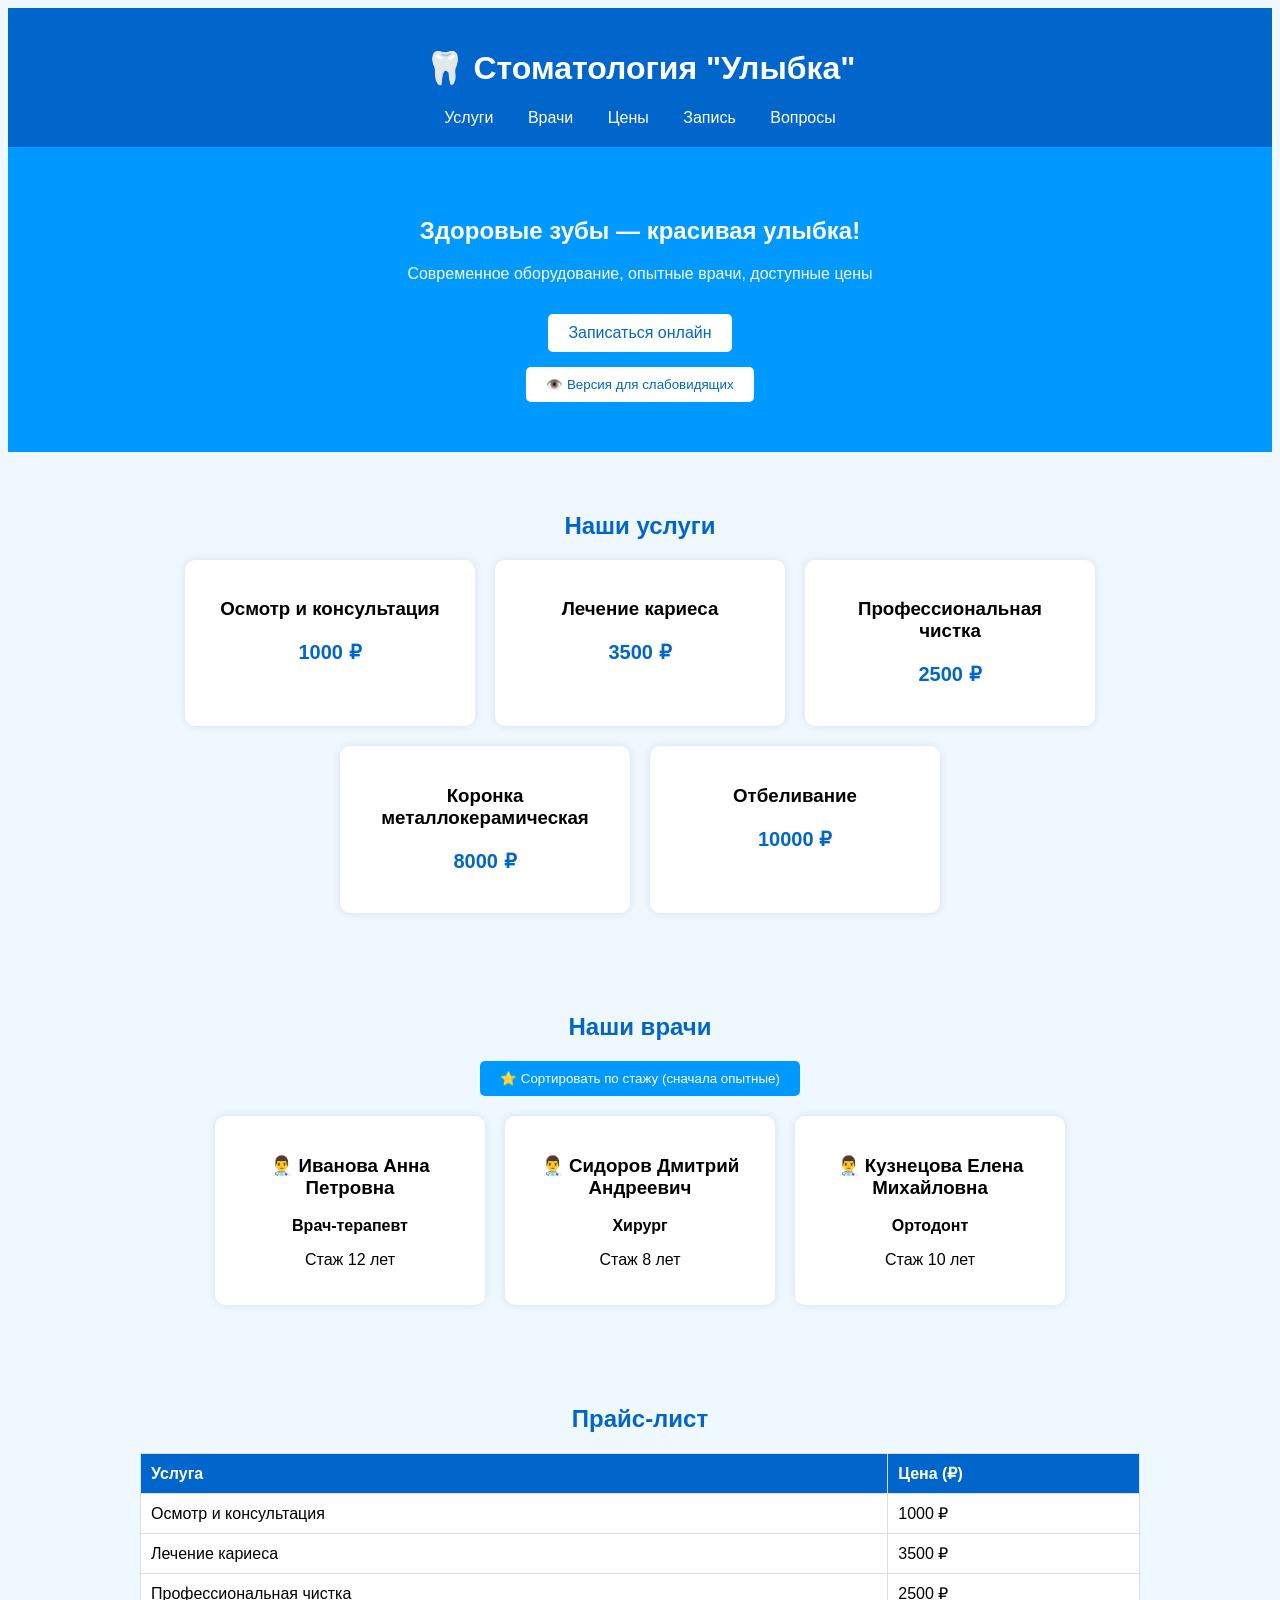
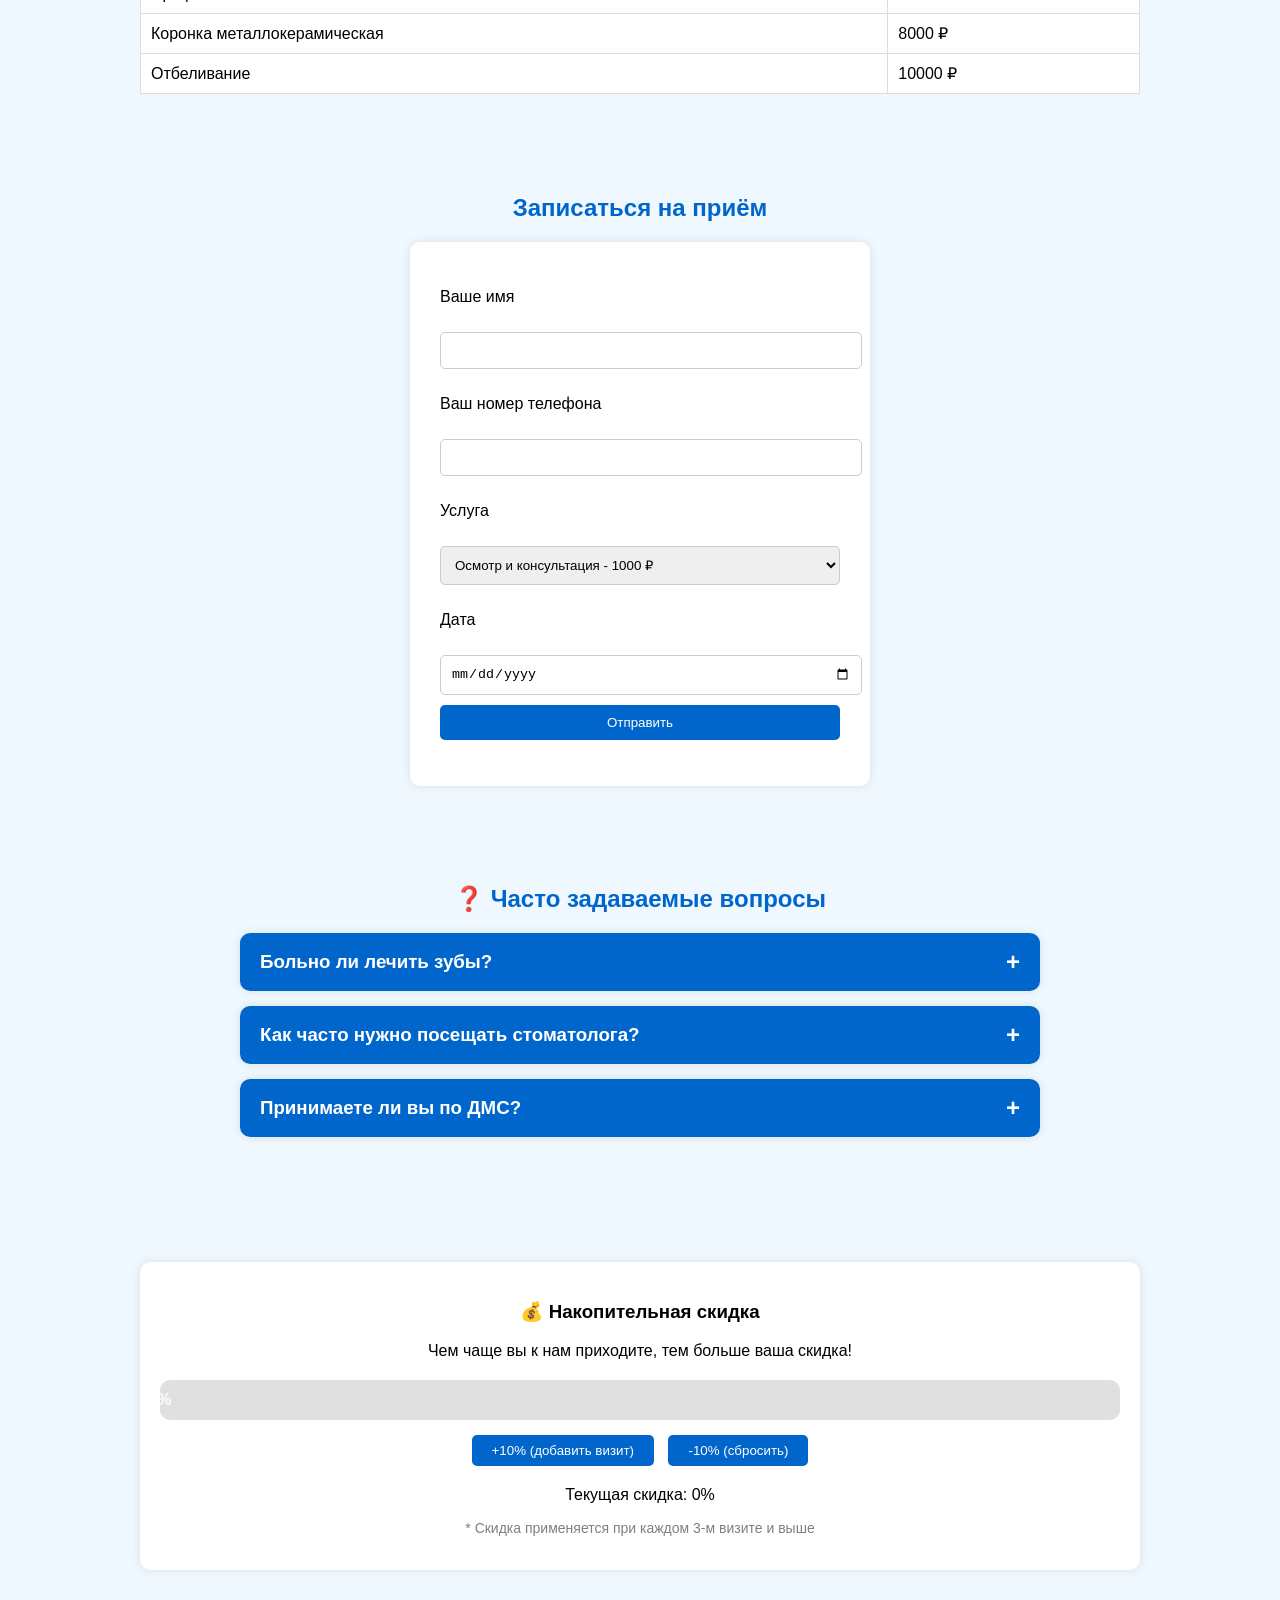
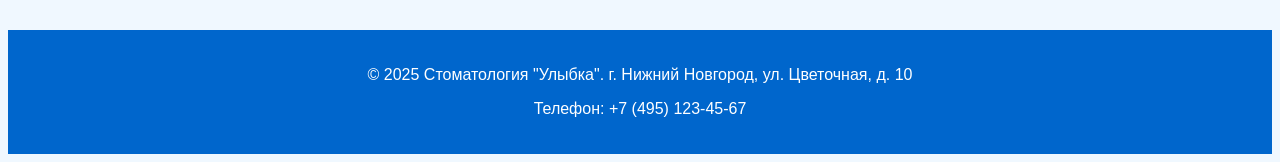
<file: index.html>
<!DOCTYPE html>
<html lang="ru">
<head>
    <meta charset="UTF-8">
    <title>Стоматология Улыбка</title>
    <link rel="stylesheet" href="в.css">
</head>
<body>
<div class="header">
    <h1>🦷 Стоматология "Улыбка"</h1>
    <div class="nav">
        <a href="#servicesBlock">Услуги</a>
        <a href="#doctorsBlock">Врачи</a>
        <a href="#priceBlock">Цены</a>
        <a href="#formBlock">Запись</a>
        <a href="#faqBlock">Вопросы</a>
    </div>
</div>
<div class="h">
    <h2 id="heroTitle" class="animated-title">Здоровые зубы — красивая улыбка!</h2>
    <p>Современное оборудование, опытные врачи, доступные цены</p>
    <a href="#formBlock" class="b">Записаться онлайн</a>
    <br>
    <button id="visionModeBtn" class="vision-btn">👁️ Версия для слабовидящих</button>
</div>

<div id="servicesBlock" class="block">
    <h2>Наши услуги</h2>
    <div id="servicesContainer" class="services-box"></div>
</div>

<div id="doctorsBlock" class="block">
    <h2>Наши врачи</h2>
    <div style="text-align: center;">
        <button id="sortDoctorsBtn" class="sort-btn">⭐ Сортировать по стажу (сначала опытные)</button>
    </div>
    <div id="doctorsContainer" class="doctors-box"></div>
</div>

<div id="priceBlock" class="block">
    <h2>Прайс-лист</h2>
    <table class="price-table">
        <thead>
            <tr><th>Услуга</th><th>Цена (₽)</th></tr>
        </thead>
        <tbody id="priceTable"></tbody>
    </table>
</div>

<div id="formBlock" class="block">
    <h2>Записаться на приём</h2>
    <div class="form-box">
        <form id="appointmentForm">
            <p>Ваше имя</p>
            <input type="text" id="name">
            <p>Ваш номер телефона</p>
            <input type="tel" id="phone">
            <p>Услуга</p>
            <select id="serviceSelect"></select>
            <p>Дата</p>
            <input type="date" id="date">
            <button type="button" id="submitBtn">Отправить</button>
            <p id="formMessage"></p>
        </form>
    </div>
</div>
<div id="faqBlock" class="block">
    <h2>❓ Часто задаваемые вопросы</h2>
    <div class="accordion" id="accordion">
        <div class="accordion-item">
            <div class="accordion-header">
                <h3>Больно ли лечить зубы?</h3>
                <span class="accordion-icon">+</span>
            </div>
            <div class="accordion-content">
                <p>Мы используем современную анестезию, поэтому лечение проходит совершенно безболезненно. Вы ничего не почувствуете!</p>
            </div>
        </div>
        <div class="accordion-item">
            <div class="accordion-header">
                <h3>Как часто нужно посещать стоматолога?</h3>
                <span class="accordion-icon">+</span>
            </div>
            <div class="accordion-content">
                <p>Рекомендуется посещать стоматолога раз в 6 месяцев для профилактического осмотра и профессиональной чистки.</p>
            </div>
        </div>
        <div class="accordion-item">
            <div class="accordion-header">
                <h3>Принимаете ли вы по ДМС?</h3>
                <span class="accordion-icon">+</span>
            </div>
            <div class="accordion-content">
                <p>Да, мы работаем с большинством страховых компаний. Уточните подробности по телефону.</p>
            </div>
        </div>
    </div>
</div>
<div class="block">
    <div class="progress-card">
        <h3>💰 Накопительная скидка</h3>
        <p>Чем чаще вы к нам приходите, тем больше ваша скидка!</p>
        <div class="progress-container">
            <div class="progress-bar">
                <div class="progress-fill" id="progressFill">0%</div>
            </div>
            <div class="progress-controls">
                <button id="progressUp" class="btn">+10% (добавить визит)</button>
                <button id="progressDown" class="btn">-10% (сбросить)</button>
            </div>
        </div>
        <p id="discountText">Текущая скидка: 0%</p>
        <p style="font-size: 14px; color: gray;">* Скидка применяется при каждом 3-м визите и выше</p>
    </div>
</div>
<div id="modal" class="modal">
    <div class="modal-content">
        <span class="modal-close">&times;</span>
        <h2>🦷 Спасибо за доверие!</h2>
        <p>Ваша заявка принята. Наш администратор свяжется с вами в ближайшее время для подтверждения записи.</p>
        <p style="color: #0066cc; font-weight: bold;">Стоматология "Улыбка" — бережём вашу улыбку!</p>
    </div>
</div>

<div class="footer">
    <p>© 2025 Стоматология "Улыбка". г. Нижний Новгород, ул. Цветочная, д. 10</p>
    <p>Телефон: +7 (495) 123-45-67</p>
    
</div>

<script src="в.js"></script>
</body>
</html>
</file>
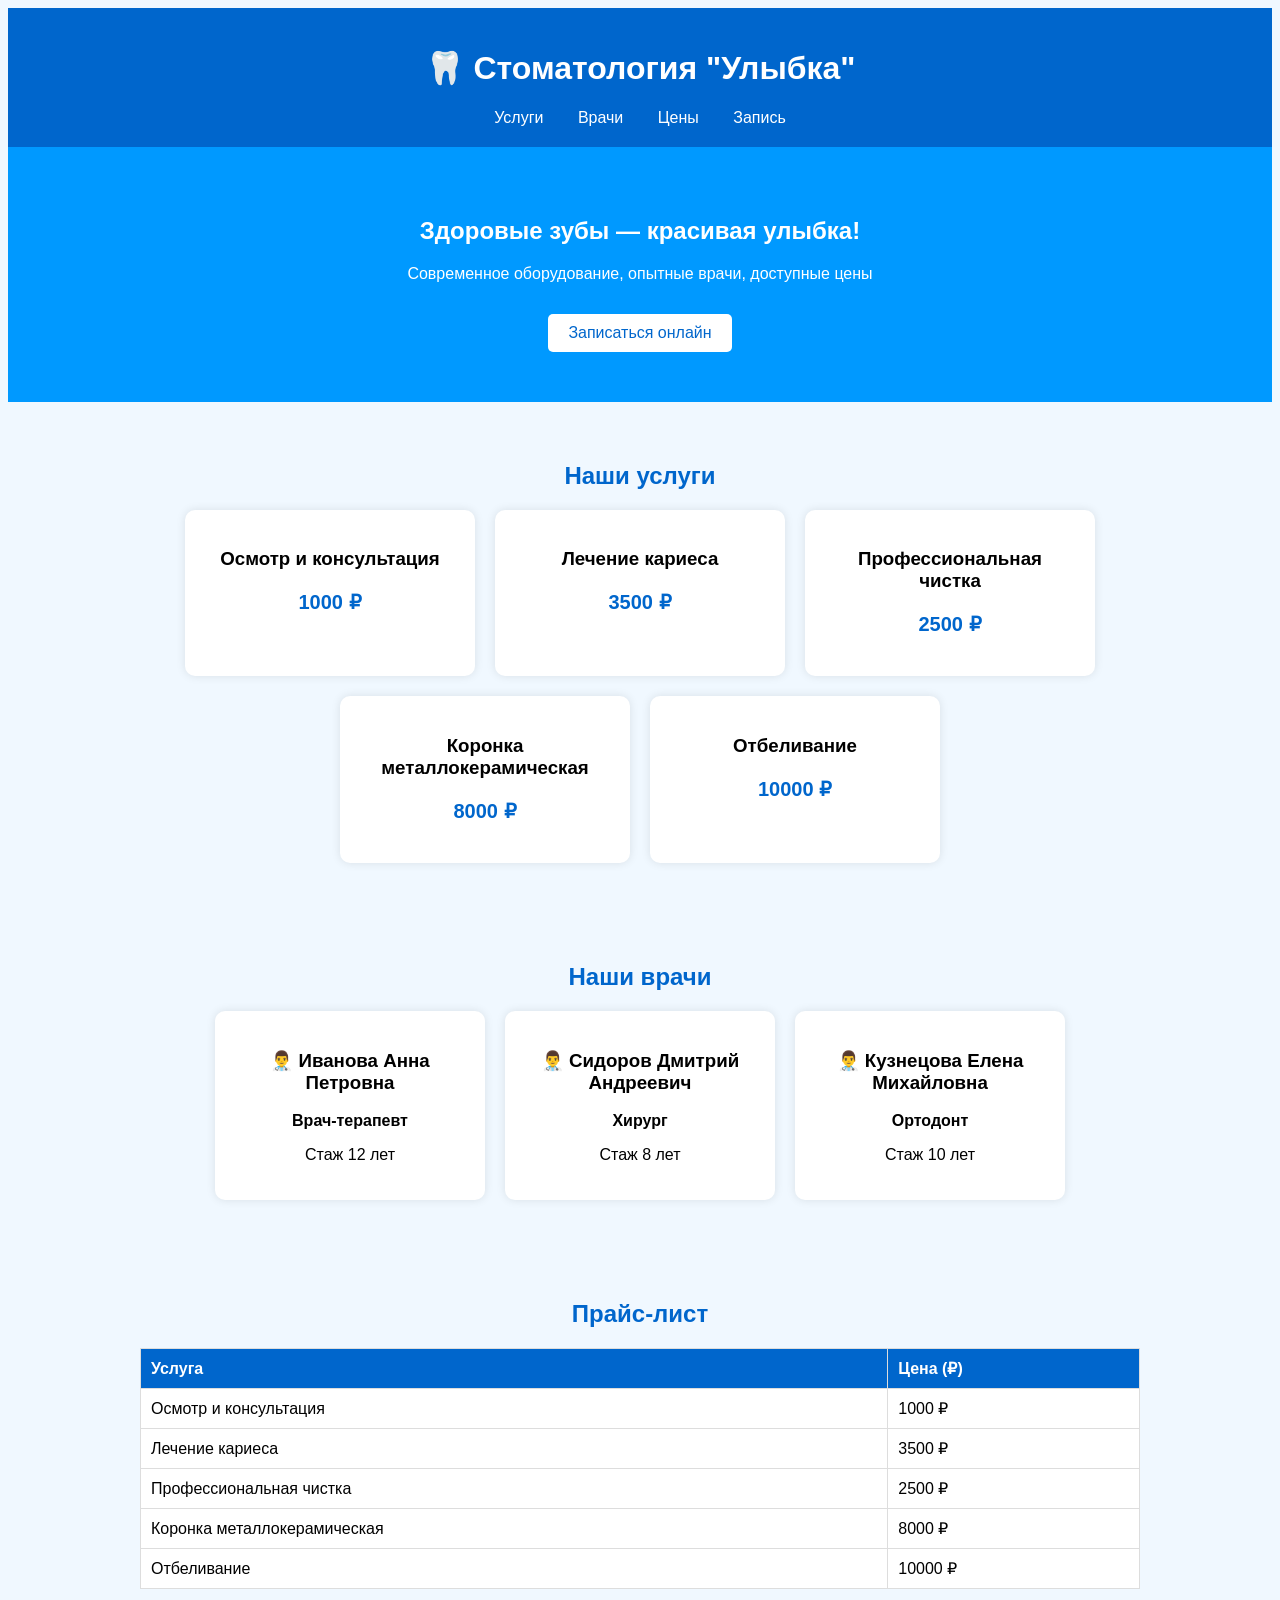
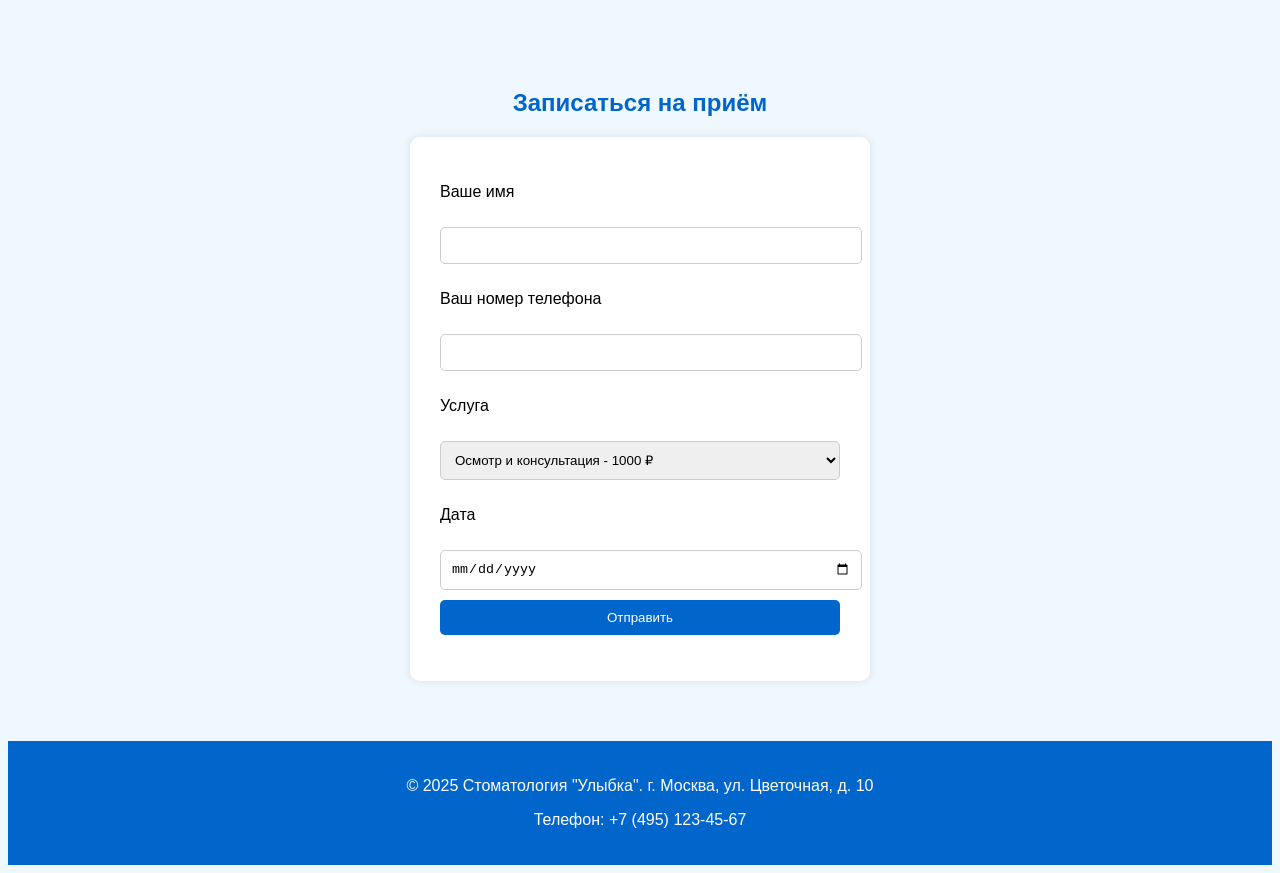
<file: в.html>
<!DOCTYPE html>
<html lang="ru">
<head>
    <meta charset="UTF-8">
    <title>Стоматология Улыбка</title>
    <link rel="stylesheet" href="в.css">
</head>
<body>
<div class="header">
    <h1>🦷 Стоматология "Улыбка"</h1>
    <div class="nav">
        <a href="#servicesBlock">Услуги</a>
        <a href="#doctorsBlock">Врачи</a>
        <a href="#priceBlock">Цены</a>
        <a href="#formBlock">Запись</a>
    </div>
</div>
<div class="h">
    <h2>Здоровые зубы — красивая улыбка!</h2>
    <p>Современное оборудование, опытные врачи, доступные цены</p>
    <a href="#formBlock" class="b">Записаться онлайн</a>
</div>
<div id="servicesBlock" class="block">
    <h2>Наши услуги</h2>
    <div id="servicesContainer" class="services-box"></div>
</div>
<div id="doctorsBlock" class="block">
    <h2>Наши врачи</h2>
    <div id="doctorsContainer" class="doctors-box"></div>
</div>
<div id="priceBlock" class="block">
    <h2>Прайс-лист</h2>
    <table class="price-table">
        <thead>
            <tr><th>Услуга</th><th>Цена (₽)</th></tr>
        </thead>
        <tbody id="priceTable"></tbody>
    </table>
</div>
<div id="formBlock" class="block">
    <h2>Записаться на приём</h2>
    <div class="form-box">
    <form id="appointmentForm">
        <p>Ваше имя</p>
        <input type="text" id="name">
        <p>Ваш номер телефона</p>
        <input type="tel" id="phone">
        <p>Услуга</p>
        <select id="serviceSelect"></select>
        <p>Дата</p>
        <input type="date" id="date">
        <button type="button" onclick="sps()">Отправить</button>
        <p id="formMessage"></p>
    </form>
</div>
</div>
<div class="footer">
    <p>© 2025 Стоматология "Улыбка". г. Москва, ул. Цветочная, д. 10</p>
    <p>Телефон: +7 (495) 123-45-67</p>
</div>

<script src="в.js"></script>
</body>
</html>
</file>
<file: в.css>
body {
    font-family: Arial, sans-serif;
    background-color: #f0f8ff;
}
body.vision-mode {
    background-color: #000000;
    color: #ffff00;
}
body.vision-mode .header {
    background-color: #333333;
    color: #ffff00;
}
body.vision-mode .footer {
    background-color: #333333;
    color: #ffff00;
}
body.vision-mode .h {
    background-color: #222222;
    color: #ffff00;
}
body.vision-mode .service {
    background-color: #222222;
    color: #ffff00;
}
body.vision-mode .doctor {
    background-color: #222222;
    color: #ffff00;
}
body.vision-mode .form-box {
    background-color: #222222;
    color: #ffff00;
}
body.vision-mode .price-table th {
    background-color: #333333;
    color: #ffff00;
}
body.vision-mode .price-table td {
    background-color: #222222;
    color: #ffff00;
}
body.vision-mode a {
    color: #ffff00;
}
body.vision-mode .b {
    background-color: #333333;
    color: #ffff00;
}
body.vision-mode button {
    background-color: #333333;
    color: #ffff00;
}
body.vision-mode .accordion-header {
    background-color: #333333;
    color: #ffff00;
}
body.vision-mode .accordion-item {
    background-color: #222222;
    color: #ffff00;
}
body.vision-mode .progress-card {
    background-color: #222222;
    color: #ffff00;
}
.header {
    background-color: #0066cc;
    color: white;
    padding: 20px;
    text-align: center;
}
.nav {
    margin-top: 10px;
}
.nav a {
    color: white;
    text-decoration: none;
    margin: 0 15px;
}
.h {
    background-color: #0099ff;
    color: white;
    text-align: center;
    padding: 50px;
}
.b {
    background-color: white;
    color: #0066cc;
    padding: 10px 20px;
    text-decoration: none;
    border-radius: 5px;
    display: inline-block;
    margin-top: 15px;
}
.block {
    padding: 40px;
    max-width: 1000px;
    margin: 0 auto;
}
.block h2 {
    color: #0066cc;
    text-align: center;
    margin-bottom: 20px;
}
.services-box {
    display: flex;
    flex-wrap: wrap;
    gap: 20px;
    justify-content: center;
}
.service {
    background-color: white;
    border-radius: 10px;
    padding: 20px;
    width: 250px;
    text-align: center;
    box-shadow: 0 0 10px rgba(0,0,0,0.1);
}
.price {
    color: #0066cc;
    font-weight: bold;
    font-size: 20px;
}
.doctors-box {
    display: flex;
    flex-wrap: wrap;
    gap: 20px;
    justify-content: center;
}
.doctor {
    background-color: white;
    border-radius: 10px;
    padding: 20px;
    width: 230px;
    text-align: center;
    box-shadow: 0 0 10px rgba(0,0,0,0.1);
}
.form-box {
    background-color: white;
    padding: 30px;
    border-radius: 10px;
    max-width: 400px;
    margin: 0 auto;
    box-shadow: 0 0 10px rgba(0,0,0,0.1);
}
input, select {
    width: 100%;
    padding: 10px;
    margin: 10px 0;
    border: 1px solid #ccc;
    border-radius: 5px;
}
button {
    background-color: #0066cc;
    color: white;
    padding: 10px;
    border: none;
    border-radius: 5px;
    width: 100%;
    cursor: pointer;
}
.price-table {
    width: 100%;
    background-color: white;
    border-collapse: collapse;
}
.price-table th, .price-table td {
    padding: 10px;
    border: 1px solid #ddd;
    text-align: left;
}
.price-table th {
    background-color: #0066cc;
    color: white;
}
.footer {
    background-color: #0066cc;
    color: white;
    text-align: center;
    padding: 20px;
    margin-top: 20px;
}
.vision-btn {
    background-color: white;
    color: #0066cc;
    padding: 10px 20px;
    width: auto;
    display: inline-block;
    margin-top: 15px;
}
.accordion {
    max-width: 800px;
    margin: 0 auto;
}
.accordion-item {
    background-color: white;
    margin-bottom: 15px;
    border-radius: 10px;
    overflow: hidden;
    box-shadow: 0 0 10px rgba(0,0,0,0.1);
}
.accordion-header {
    display: flex;
    justify-content: space-between;
    align-items: center;
    padding: 15px 20px;
    background-color: #0066cc;
    color: white;
    cursor: pointer;
}
.accordion-header h3 {
    margin: 0;
}
.accordion-icon {
    font-size: 24px;
    font-weight: bold;
}
.accordion-content {
    max-height: 0;
    padding: 0 20px;
    overflow: hidden;
    transition: max-height 0.3s ease;
}
.accordion-content p {
    padding: 15px 0;
    margin: 0;
}
.modal {
    display: none;
    position: fixed;
    top: 0;
    left: 0;
    width: 100%;
    height: 100%;
    background-color: rgba(0,0,0,0.5);
    justify-content: center;
    align-items: center;
    z-index: 1000;
}
.modal-content {
    background-color: white;
    padding: 30px;
    border-radius: 10px;
    max-width: 400px;
    text-align: center;
    position: relative;
}
.modal-close {
    position: absolute;
    top: 10px;
    right: 15px;
    font-size: 28px;
    cursor: pointer;
    color: #0066cc;
}
.progress-card {
    background-color: white;
    border-radius: 10px;
    padding: 20px;
    margin-top: 30px;
    box-shadow: 0 0 10px rgba(0,0,0,0.1);
    text-align: center;
}
.progress-container {
    margin: 20px 0;
}
.progress-bar {
    background-color: #e0e0e0;
    border-radius: 10px;
    overflow: hidden;
    height: 40px;
}
.progress-fill {
    background-color: #0066cc;
    width: 0%;
    height: 100%;
    display: flex;
    align-items: center;
    justify-content: center;
    color: white;
    font-weight: bold;
    transition: width 0.3s ease;
}
.progress-controls {
    margin-top: 15px;
}
.progress-controls .btn {
    width: auto;
    display: inline-block;
    margin: 0 5px;
    padding: 8px 20px;
}
.sort-btn {
    background-color: #0099ff;
    color: white;
    margin-bottom: 20px;
    width: auto;
    display: inline-block;
    padding: 10px 20px;
}
.animated-title {
    transition: opacity 0.3s ease, transform 0.3s ease;
}
</file>
